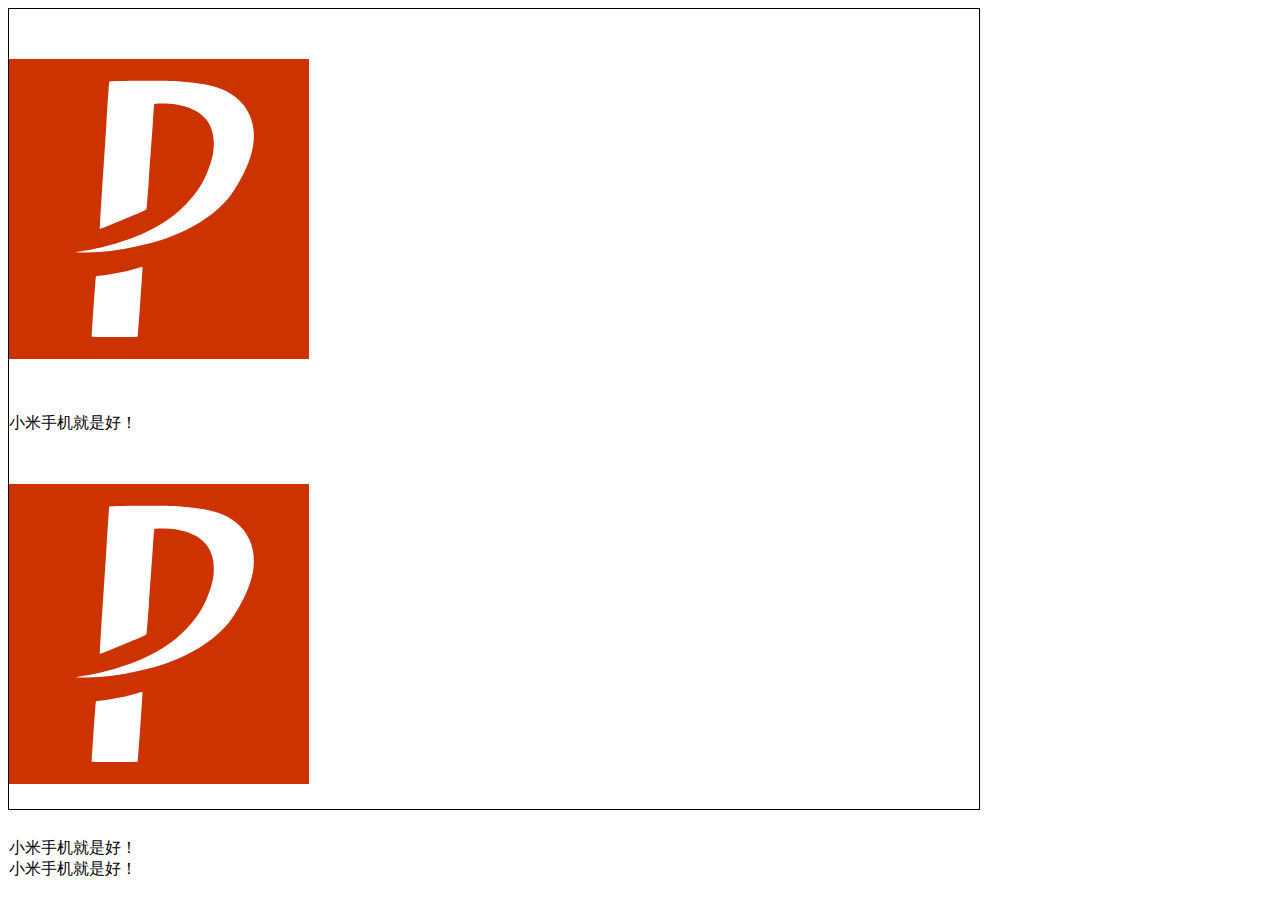
<file: YouA/alt.html>
<!DOCTYPE html>
<html>
	<head>
		<meta charset="utf-8">
		<title></title>
		<style type="text/css">
			.box{width: 970px;height: 800px;border: 1px solid; }
		</style>
		
	</head>
	<body>
		<div class="box">
			<div class="container">
				<div class="face">
					<img src="img/logo/logo3.svg" alt="小米" width="300px" height="400px">
				</div>
				<div class="face back">
					小米手机就是好！
				</div>
			</div>
			<div class="container">
				<div class="face">
					<img src="img/logo/logo3.svg" alt="小米" width="300px" height="400px">
				</div>
				<div class="face back">
					小米手机就是好！
				</div>
			</div>
			<div class="container">
				<div class="face back">
					小米手机就是好！
				</div>
			</div>
			
	    </div>
	</body>
</html>
</file>
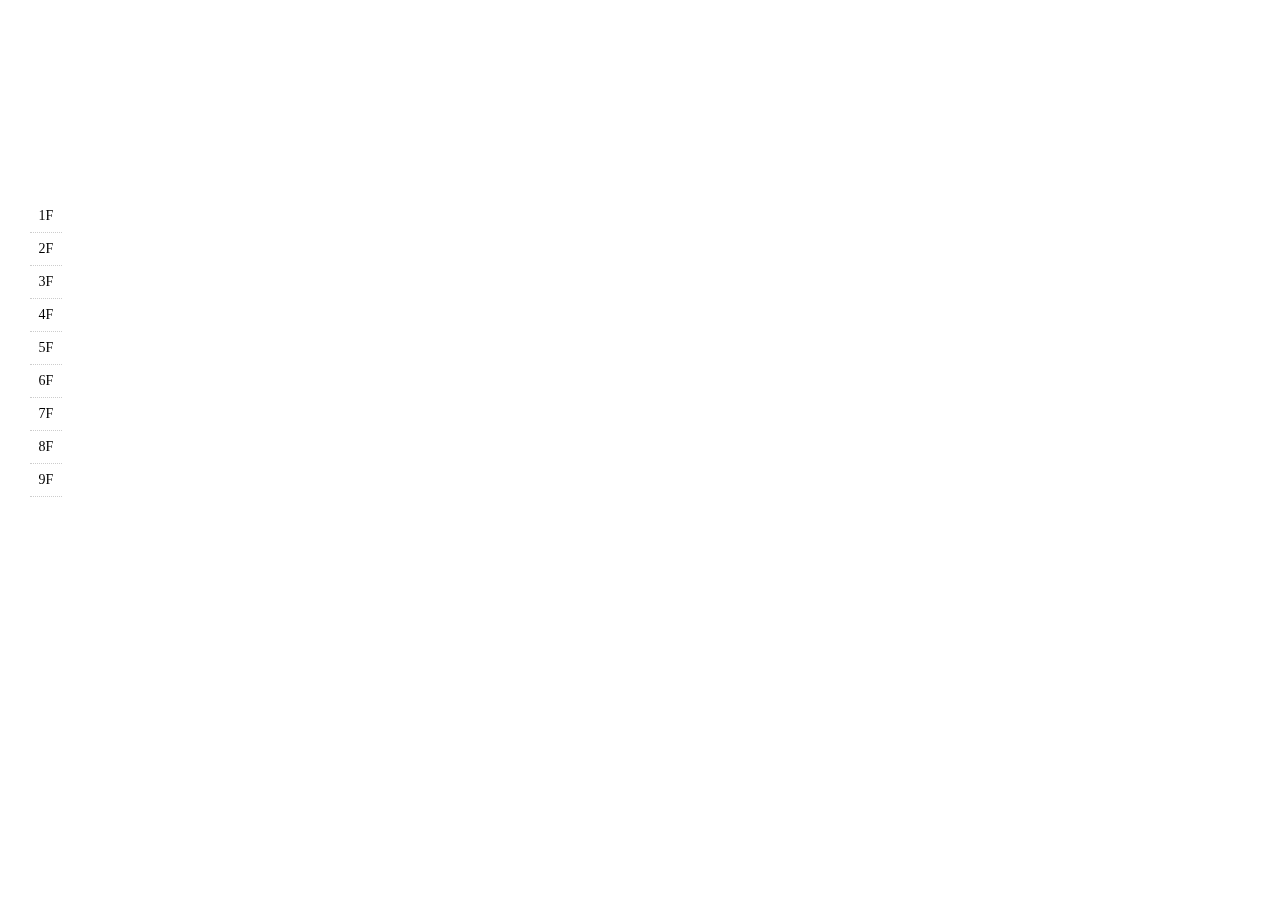
<file: YouA/java.html>
<!DOCTYPE html>
<html>
	<head>
		<meta charset="utf-8">
		<title>1111</title>
		<style type="text/css">
		*{margin: 0px;padding: 0px;}
		#box{width: 32px;height: 360px;position: fixed;top: 200px;left: 30px;}
		#box li{list-style: none;width: 32px;height: 32px;border-bottom: 1px dotted #CCC; font-size: 14px;line-height: 32px;
		       text-align: center;position: relative;cursor: pointer;}
		#box li:hover{background: #c00;color: #fff;}
		#box li span{width: 32px;height: 32px;background: #c00;color: #fff;display: block;position: absolute;/*结对定位*/
		             top: 0px;left: 0px;}
		#box li span{display: none;}
		#box li.hover span{display: block;}
		#box li  span.active{background:#fff;color: #c00; display: block;}
		#con {width: 1210px;margin: 0 auto;background: #FFFF00;}
	</style>
	</head>
	<body>
		<div id="box">
	<ul>
		<li>1F<span>服装</span></li>
		<li>2F<span>坦克</span></li>
		<li>3F<span>手机</span></li>
		<li>4F<span>汽车</span></li>
		<li>5F<span>飞机</span></li>
		<li>6F<span>会见</span></li>
		<li>7F<span>龙春</span></li>
		<li>8F<span>小米</span></li>
		<li>9F<span>Apple</span></li>
	</ul>
</div>
<div id="con">
	
</div>
<script src="js/jquery-1.10.2.min.js"></script>

<script type="text/javascript">
//楼层梯形代码！－－－－－－－－－－－－－－－－－－－－－－－－－－－－－－js
    $("#box li").hover(function(){
    	//鼠标选中事件
    		$(this).addClass("hover");
    },function(){
    	//鼠标离开事件
    		$(this).removeClass("hover");
    });
    var _index = 0;
    $("#box li").click(function(){
    			$(this).find("span").addClass("active").parent().siblings("li").find("span").removeClass("active");
    });
    var _top = $("#lt"+_index).offset().top//
    //alert(_top);
    $("body,html").animate({scrollTop:_top},500);
    </script>
	</body>
</html>
</file>
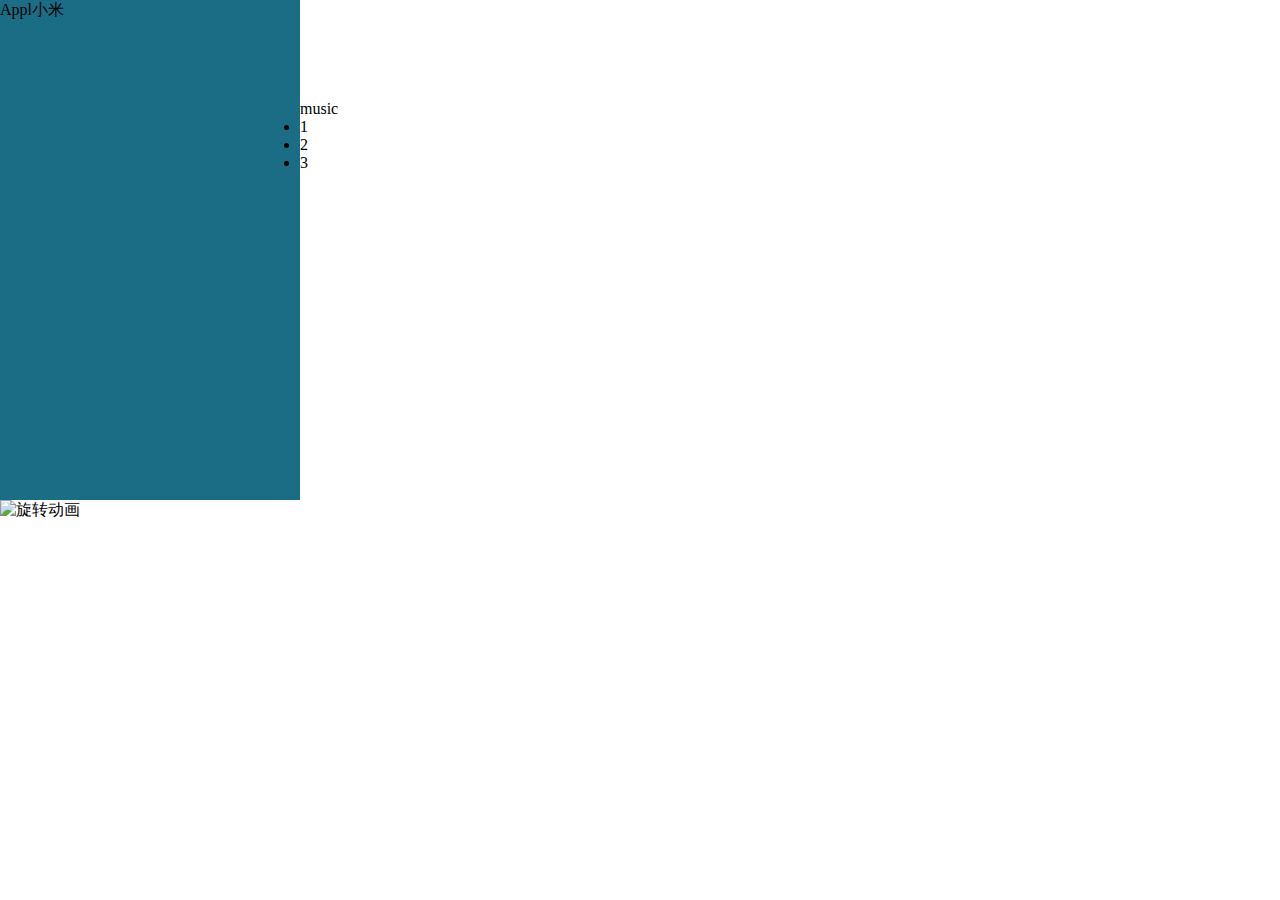
<file: YouA/music.html>
<!DOCTYPE html>
<html>
	<head>
		<meta http-equiv="content-type" charset="utf-8">
		<title>java -Music</title>
		<meta name="keywords" content="关键字" />
		<meta name="description"  content="#1B6D85"/>
	</head>
	<style type="text/css">
		* {margin: 0;padding: 0;}
		body {background: ;background-size: cover;margin: auto;}
		.music{width:300px;height: 100px;background: #6699ff;}
		.music  .m_lrc{width: 300px;height: 500px; background: #1B6D85; float: left;}
		.music .m_lrc .m_title{width: 100%;height: 65px; background-image: -webkit-gradient(linear,
		left top,left bottom,color-stop(0,#f2f3f3),color-stop(1,#dddfel)) ;border-bottom: 1px solid#cedld3;
		border-radius: 5px 5px 0px0px;}
		h2{font-size: 18px;font-weight: 500;text-align: center;line-height: 65px;}
		.music .m_lrc .m_con{width: 100%; height: 434px; background: url("img/banner1.jpg");background-size: cover;}
		.music .m_list{width: 300px;height: 500px;float: right;}
		.music .mist .m_name{width: 100%;height: 48px;background-image: -webkit-gradient(linear,
		left top ,left bottom,color-stop(0,#f87d7a),color-stop(1,#ef6a6c));background-repeat: 5px 5px 0px 0px;
		text-align: center;line-height: 48px;font-size: 16px;color: #fff;}
		.music .m_list .m_con ul li{list-style: none;height: 40px;line-height: 40px;padding-left: 15px;
		background-image: -webkit-gradient(linear,left top ,left bottom,coloe-stop(0,#262c35),color-stop(1,#212732));border-bottom: 1px solid #1b1f25;}
		.music .m_list .m_list_con ul li a{text-decoration: none;font-size: 14px;color: #67B168;}
		#img{}
	</style>
	
	<body>
		<div class="music"> 
				<div class="m_lrc">Appl小米</div>
				<div class="m_con">
					<div id ="img" class="img">
						<img alt="旋转动画" width="300" height="300"  />
					</div>
				</div>
		</div>
		
		<div class="m_list"> 
				<div class="m_name">music</div>
				<div class="m_list_con">
					<ul>
						<li>1</li>
						<li>2</li>
						<li>3</li>
					</ul>
					
				</div>
		</div>
	</body>
</html>
</file>
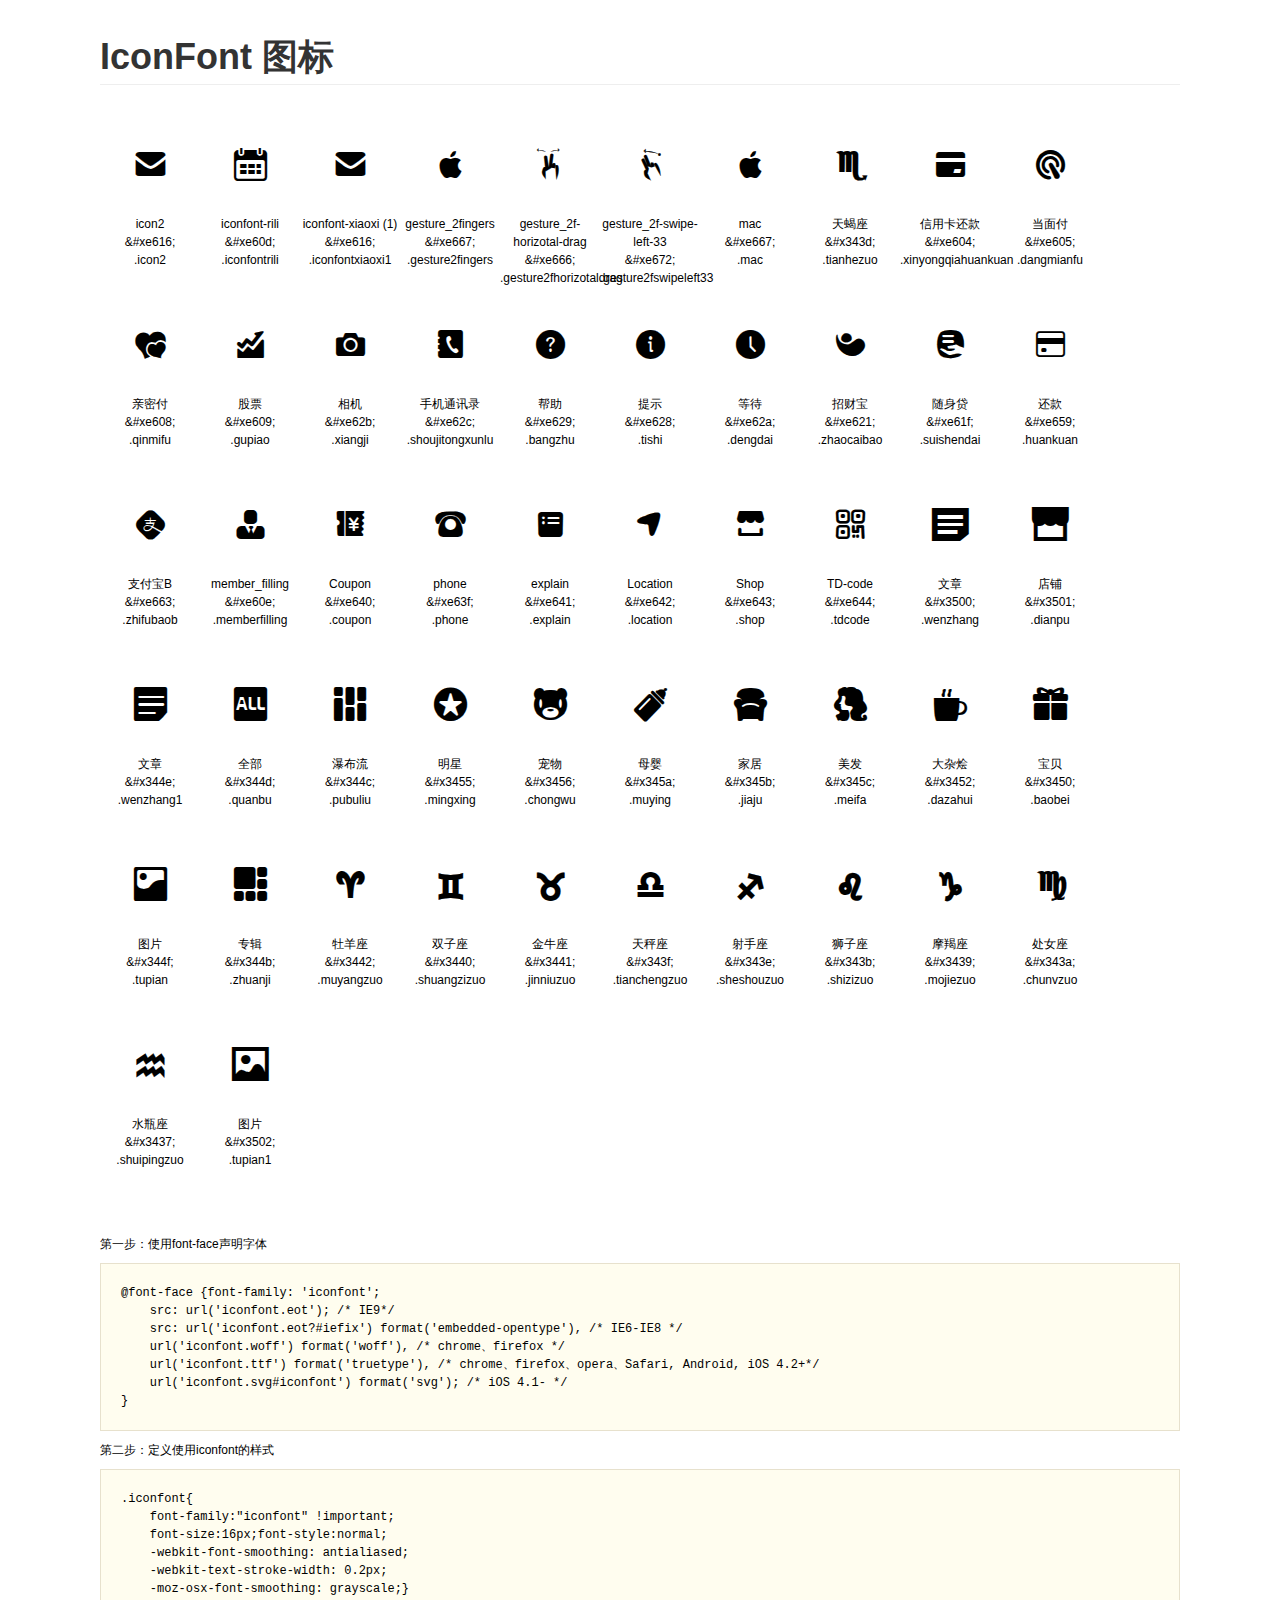
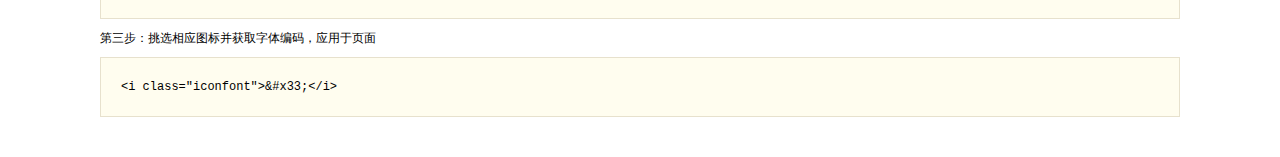
<file: YouA/app_wft/demo.html>
<!DOCTYPE html>
<html>
<head>
    <meta charset="utf-8"/>
    <title>IconFont</title>
    <link rel="stylesheet" href="demo.css">
    <link rel="stylesheet" href="iconfont.css">
</head>
<body>
    <div class="main">
        <h1>IconFont 图标</h1>
        <ul class="icon_lists clear">
            
                <li>
                <i class="icon iconfont">&#xe616;</i>
                    <div class="name">icon2</div>
                    <div class="code">&amp;#xe616;</div>
                    <div class="fontclass">.icon2</div>
                </li>
            
                <li>
                <i class="icon iconfont">&#xe60d;</i>
                    <div class="name">iconfont-rili</div>
                    <div class="code">&amp;#xe60d;</div>
                    <div class="fontclass">.iconfontrili</div>
                </li>
            
                <li>
                <i class="icon iconfont">&#xe616;</i>
                    <div class="name">iconfont-xiaoxi (1)</div>
                    <div class="code">&amp;#xe616;</div>
                    <div class="fontclass">.iconfontxiaoxi1</div>
                </li>
            
                <li>
                <i class="icon iconfont">&#xe667;</i>
                    <div class="name">gesture_2fingers</div>
                    <div class="code">&amp;#xe667;</div>
                    <div class="fontclass">.gesture2fingers</div>
                </li>
            
                <li>
                <i class="icon iconfont">&#xe666;</i>
                    <div class="name">gesture_2f-horizotal-drag</div>
                    <div class="code">&amp;#xe666;</div>
                    <div class="fontclass">.gesture2fhorizotaldrag</div>
                </li>
            
                <li>
                <i class="icon iconfont">&#xe672;</i>
                    <div class="name">gesture_2f-swipe-left-33</div>
                    <div class="code">&amp;#xe672;</div>
                    <div class="fontclass">.gesture2fswipeleft33</div>
                </li>
            
                <li>
                <i class="icon iconfont">&#xe667;</i>
                    <div class="name">mac</div>
                    <div class="code">&amp;#xe667;</div>
                    <div class="fontclass">.mac</div>
                </li>
            
                <li>
                <i class="icon iconfont">&#x343d;</i>
                    <div class="name">天蝎座</div>
                    <div class="code">&amp;#x343d;</div>
                    <div class="fontclass">.tianhezuo</div>
                </li>
            
                <li>
                <i class="icon iconfont">&#xe604;</i>
                    <div class="name">信用卡还款</div>
                    <div class="code">&amp;#xe604;</div>
                    <div class="fontclass">.xinyongqiahuankuan</div>
                </li>
            
                <li>
                <i class="icon iconfont">&#xe605;</i>
                    <div class="name">当面付</div>
                    <div class="code">&amp;#xe605;</div>
                    <div class="fontclass">.dangmianfu</div>
                </li>
            
                <li>
                <i class="icon iconfont">&#xe608;</i>
                    <div class="name">亲密付</div>
                    <div class="code">&amp;#xe608;</div>
                    <div class="fontclass">.qinmifu</div>
                </li>
            
                <li>
                <i class="icon iconfont">&#xe609;</i>
                    <div class="name">股票</div>
                    <div class="code">&amp;#xe609;</div>
                    <div class="fontclass">.gupiao</div>
                </li>
            
                <li>
                <i class="icon iconfont">&#xe62b;</i>
                    <div class="name">相机</div>
                    <div class="code">&amp;#xe62b;</div>
                    <div class="fontclass">.xiangji</div>
                </li>
            
                <li>
                <i class="icon iconfont">&#xe62c;</i>
                    <div class="name">手机通讯录</div>
                    <div class="code">&amp;#xe62c;</div>
                    <div class="fontclass">.shoujitongxunlu</div>
                </li>
            
                <li>
                <i class="icon iconfont">&#xe629;</i>
                    <div class="name">帮助</div>
                    <div class="code">&amp;#xe629;</div>
                    <div class="fontclass">.bangzhu</div>
                </li>
            
                <li>
                <i class="icon iconfont">&#xe628;</i>
                    <div class="name">提示</div>
                    <div class="code">&amp;#xe628;</div>
                    <div class="fontclass">.tishi</div>
                </li>
            
                <li>
                <i class="icon iconfont">&#xe62a;</i>
                    <div class="name">等待</div>
                    <div class="code">&amp;#xe62a;</div>
                    <div class="fontclass">.dengdai</div>
                </li>
            
                <li>
                <i class="icon iconfont">&#xe621;</i>
                    <div class="name">招财宝</div>
                    <div class="code">&amp;#xe621;</div>
                    <div class="fontclass">.zhaocaibao</div>
                </li>
            
                <li>
                <i class="icon iconfont">&#xe61f;</i>
                    <div class="name">随身贷</div>
                    <div class="code">&amp;#xe61f;</div>
                    <div class="fontclass">.suishendai</div>
                </li>
            
                <li>
                <i class="icon iconfont">&#xe659;</i>
                    <div class="name">还款</div>
                    <div class="code">&amp;#xe659;</div>
                    <div class="fontclass">.huankuan</div>
                </li>
            
                <li>
                <i class="icon iconfont">&#xe663;</i>
                    <div class="name">支付宝B</div>
                    <div class="code">&amp;#xe663;</div>
                    <div class="fontclass">.zhifubaob</div>
                </li>
            
                <li>
                <i class="icon iconfont">&#xe60e;</i>
                    <div class="name">member_filling</div>
                    <div class="code">&amp;#xe60e;</div>
                    <div class="fontclass">.memberfilling</div>
                </li>
            
                <li>
                <i class="icon iconfont">&#xe640;</i>
                    <div class="name">Coupon</div>
                    <div class="code">&amp;#xe640;</div>
                    <div class="fontclass">.coupon</div>
                </li>
            
                <li>
                <i class="icon iconfont">&#xe63f;</i>
                    <div class="name">phone</div>
                    <div class="code">&amp;#xe63f;</div>
                    <div class="fontclass">.phone</div>
                </li>
            
                <li>
                <i class="icon iconfont">&#xe641;</i>
                    <div class="name">explain</div>
                    <div class="code">&amp;#xe641;</div>
                    <div class="fontclass">.explain</div>
                </li>
            
                <li>
                <i class="icon iconfont">&#xe642;</i>
                    <div class="name">Location</div>
                    <div class="code">&amp;#xe642;</div>
                    <div class="fontclass">.location</div>
                </li>
            
                <li>
                <i class="icon iconfont">&#xe643;</i>
                    <div class="name">Shop</div>
                    <div class="code">&amp;#xe643;</div>
                    <div class="fontclass">.shop</div>
                </li>
            
                <li>
                <i class="icon iconfont">&#xe644;</i>
                    <div class="name">TD-code</div>
                    <div class="code">&amp;#xe644;</div>
                    <div class="fontclass">.tdcode</div>
                </li>
            
                <li>
                <i class="icon iconfont">&#x3500;</i>
                    <div class="name">文章</div>
                    <div class="code">&amp;#x3500;</div>
                    <div class="fontclass">.wenzhang</div>
                </li>
            
                <li>
                <i class="icon iconfont">&#x3501;</i>
                    <div class="name">店铺</div>
                    <div class="code">&amp;#x3501;</div>
                    <div class="fontclass">.dianpu</div>
                </li>
            
                <li>
                <i class="icon iconfont">&#x344e;</i>
                    <div class="name">文章</div>
                    <div class="code">&amp;#x344e;</div>
                    <div class="fontclass">.wenzhang1</div>
                </li>
            
                <li>
                <i class="icon iconfont">&#x344d;</i>
                    <div class="name">全部</div>
                    <div class="code">&amp;#x344d;</div>
                    <div class="fontclass">.quanbu</div>
                </li>
            
                <li>
                <i class="icon iconfont">&#x344c;</i>
                    <div class="name">瀑布流</div>
                    <div class="code">&amp;#x344c;</div>
                    <div class="fontclass">.pubuliu</div>
                </li>
            
                <li>
                <i class="icon iconfont">&#x3455;</i>
                    <div class="name">明星</div>
                    <div class="code">&amp;#x3455;</div>
                    <div class="fontclass">.mingxing</div>
                </li>
            
                <li>
                <i class="icon iconfont">&#x3456;</i>
                    <div class="name">宠物</div>
                    <div class="code">&amp;#x3456;</div>
                    <div class="fontclass">.chongwu</div>
                </li>
            
                <li>
                <i class="icon iconfont">&#x345a;</i>
                    <div class="name">母婴</div>
                    <div class="code">&amp;#x345a;</div>
                    <div class="fontclass">.muying</div>
                </li>
            
                <li>
                <i class="icon iconfont">&#x345b;</i>
                    <div class="name">家居</div>
                    <div class="code">&amp;#x345b;</div>
                    <div class="fontclass">.jiaju</div>
                </li>
            
                <li>
                <i class="icon iconfont">&#x345c;</i>
                    <div class="name">美发</div>
                    <div class="code">&amp;#x345c;</div>
                    <div class="fontclass">.meifa</div>
                </li>
            
                <li>
                <i class="icon iconfont">&#x3452;</i>
                    <div class="name">大杂烩</div>
                    <div class="code">&amp;#x3452;</div>
                    <div class="fontclass">.dazahui</div>
                </li>
            
                <li>
                <i class="icon iconfont">&#x3450;</i>
                    <div class="name">宝贝</div>
                    <div class="code">&amp;#x3450;</div>
                    <div class="fontclass">.baobei</div>
                </li>
            
                <li>
                <i class="icon iconfont">&#x344f;</i>
                    <div class="name">图片</div>
                    <div class="code">&amp;#x344f;</div>
                    <div class="fontclass">.tupian</div>
                </li>
            
                <li>
                <i class="icon iconfont">&#x344b;</i>
                    <div class="name">专辑</div>
                    <div class="code">&amp;#x344b;</div>
                    <div class="fontclass">.zhuanji</div>
                </li>
            
                <li>
                <i class="icon iconfont">&#x3442;</i>
                    <div class="name">牡羊座</div>
                    <div class="code">&amp;#x3442;</div>
                    <div class="fontclass">.muyangzuo</div>
                </li>
            
                <li>
                <i class="icon iconfont">&#x3440;</i>
                    <div class="name">双子座</div>
                    <div class="code">&amp;#x3440;</div>
                    <div class="fontclass">.shuangzizuo</div>
                </li>
            
                <li>
                <i class="icon iconfont">&#x3441;</i>
                    <div class="name">金牛座</div>
                    <div class="code">&amp;#x3441;</div>
                    <div class="fontclass">.jinniuzuo</div>
                </li>
            
                <li>
                <i class="icon iconfont">&#x343f;</i>
                    <div class="name">天秤座</div>
                    <div class="code">&amp;#x343f;</div>
                    <div class="fontclass">.tianchengzuo</div>
                </li>
            
                <li>
                <i class="icon iconfont">&#x343e;</i>
                    <div class="name">射手座</div>
                    <div class="code">&amp;#x343e;</div>
                    <div class="fontclass">.sheshouzuo</div>
                </li>
            
                <li>
                <i class="icon iconfont">&#x343b;</i>
                    <div class="name">狮子座</div>
                    <div class="code">&amp;#x343b;</div>
                    <div class="fontclass">.shizizuo</div>
                </li>
            
                <li>
                <i class="icon iconfont">&#x3439;</i>
                    <div class="name">摩羯座</div>
                    <div class="code">&amp;#x3439;</div>
                    <div class="fontclass">.mojiezuo</div>
                </li>
            
                <li>
                <i class="icon iconfont">&#x343a;</i>
                    <div class="name">处女座</div>
                    <div class="code">&amp;#x343a;</div>
                    <div class="fontclass">.chunvzuo</div>
                </li>
            
                <li>
                <i class="icon iconfont">&#x3437;</i>
                    <div class="name">水瓶座</div>
                    <div class="code">&amp;#x3437;</div>
                    <div class="fontclass">.shuipingzuo</div>
                </li>
            
                <li>
                <i class="icon iconfont">&#x3502;</i>
                    <div class="name">图片</div>
                    <div class="code">&amp;#x3502;</div>
                    <div class="fontclass">.tupian1</div>
                </li>
            
        </ul>


        <div class="helps">
            第一步：使用font-face声明字体
            <pre>
@font-face {font-family: 'iconfont';
    src: url('iconfont.eot'); /* IE9*/
    src: url('iconfont.eot?#iefix') format('embedded-opentype'), /* IE6-IE8 */
    url('iconfont.woff') format('woff'), /* chrome、firefox */
    url('iconfont.ttf') format('truetype'), /* chrome、firefox、opera、Safari, Android, iOS 4.2+*/
    url('iconfont.svg#iconfont') format('svg'); /* iOS 4.1- */
}
</pre>
第二步：定义使用iconfont的样式
            <pre>
.iconfont{
    font-family:"iconfont" !important;
    font-size:16px;font-style:normal;
    -webkit-font-smoothing: antialiased;
    -webkit-text-stroke-width: 0.2px;
    -moz-osx-font-smoothing: grayscale;}
</pre>
第三步：挑选相应图标并获取字体编码，应用于页面
<pre>
&lt;i class="iconfont"&gt;&amp;#x33;&lt;/i&gt;
</pre>
        </div>

    </div>
</body>
</html>
</file>
<file: YouA/app_wft/iconfont.css>
@font-face {font-family: "iconfont";
  src: url('iconfont.eot'); /* IE9*/
  src: url('iconfont.eot?#iefix') format('embedded-opentype'), /* IE6-IE8 */
  url('iconfont.woff') format('woff'), /* chrome, firefox */
  url('iconfont.ttf') format('truetype'), /* chrome, firefox, opera, Safari, Android, iOS 4.2+*/
  url('iconfont.svg#iconfont') format('svg'); /* iOS 4.1- */
}

.iconfont {
  font-family:"iconfont" !important;
  font-size:16px;
  font-style:normal;
  -webkit-font-smoothing: antialiased;
  -webkit-text-stroke-width: 0.2px;
  -moz-osx-font-smoothing: grayscale;
}
.icon-icon2:before { content: "\e616"; }
.icon-iconfontrili:before { content: "\e60d"; }
.icon-iconfontxiaoxi1:before { content: "\e616"; }
.icon-gesture2fingers:before { content: "\e667"; }
.icon-gesture2fhorizotaldrag:before { content: "\e666"; }
.icon-gesture2fswipeleft33:before { content: "\e672"; }
.icon-mac:before { content: "\e667"; }
.icon-tianhezuo:before { content: "\343d"; }
.icon-xinyongqiahuankuan:before { content: "\e604"; }
.icon-dangmianfu:before { content: "\e605"; }
.icon-qinmifu:before { content: "\e608"; }
.icon-gupiao:before { content: "\e609"; }
.icon-xiangji:before { content: "\e62b"; }
.icon-shoujitongxunlu:before { content: "\e62c"; }
.icon-bangzhu:before { content: "\e629"; }
.icon-tishi:before { content: "\e628"; }
.icon-dengdai:before { content: "\e62a"; }
.icon-zhaocaibao:before { content: "\e621"; }
.icon-suishendai:before { content: "\e61f"; }
.icon-huankuan:before { content: "\e659"; }
.icon-zhifubaob:before { content: "\e663"; }
.icon-memberfilling:before { content: "\e60e"; }
.icon-coupon:before { content: "\e640"; }
.icon-phone:before { content: "\e63f"; }
.icon-explain:before { content: "\e641"; }
.icon-location:before { content: "\e642"; }
.icon-shop:before { content: "\e643"; }
.icon-tdcode:before { content: "\e644"; }
.icon-wenzhang:before { content: "\3500"; }
.icon-dianpu:before { content: "\3501"; }
.icon-wenzhang1:before { content: "\344e"; }
.icon-quanbu:before { content: "\344d"; }
.icon-pubuliu:before { content: "\344c"; }
.icon-mingxing:before { content: "\3455"; }
.icon-chongwu:before { content: "\3456"; }
.icon-muying:before { content: "\345a"; }
.icon-jiaju:before { content: "\345b"; }
.icon-meifa:before { content: "\345c"; }
.icon-dazahui:before { content: "\3452"; }
.icon-baobei:before { content: "\3450"; }
.icon-tupian:before { content: "\344f"; }
.icon-zhuanji:before { content: "\344b"; }
.icon-muyangzuo:before { content: "\3442"; }
.icon-shuangzizuo:before { content: "\3440"; }
.icon-jinniuzuo:before { content: "\3441"; }
.icon-tianchengzuo:before { content: "\343f"; }
.icon-sheshouzuo:before { content: "\343e"; }
.icon-shizizuo:before { content: "\343b"; }
.icon-mojiezuo:before { content: "\3439"; }
.icon-chunvzuo:before { content: "\343a"; }
.icon-shuipingzuo:before { content: "\3437"; }
.icon-tupian1:before { content: "\3502"; }
</file>
<file: YouA/app_wft/demo.css>
*{margin: 0;padding: 0;list-style: none;}
/*
KISSY CSS Reset
理念：1. reset 的目的不是清除浏览器的默认样式，这仅是部分工作。清除和重置是紧密不可分的。
2. reset 的目的不是让默认样式在所有浏览器下一致，而是减少默认样式有可能带来的问题。
3. reset 期望提供一套普适通用的基础样式。但没有银弹，推荐根据具体需求，裁剪和修改后再使用。
特色：1. 适应中文；2. 基于最新主流浏览器。
维护：玉伯<lifesinger@gmail.com>, 正淳<ragecarrier@gmail.com>
 */

/** 清除内外边距 **/
body, h1, h2, h3, h4, h5, h6, hr, p, blockquote, /* structural elements 结构元素 */
dl, dt, dd, ul, ol, li, /* list elements 列表元素 */
pre, /* text formatting elements 文本格式元素 */
form, fieldset, legend, button, input, textarea, /* form elements 表单元素 */
th, td /* table elements 表格元素 */ {
  margin: 0;
  padding: 0;
}

/** 设置默认字体 **/
body,
button, input, select, textarea /* for ie */ {
  font: 12px/1.5 tahoma, arial, \5b8b\4f53, sans-serif;
}
h1, h2, h3, h4, h5, h6 { font-size: 100%; }
address, cite, dfn, em, var { font-style: normal; } /* 将斜体扶正 */
code, kbd, pre, samp { font-family: courier new, courier, monospace; } /* 统一等宽字体 */
small { font-size: 12px; } /* 小于 12px 的中文很难阅读，让 small 正常化 */

/** 重置列表元素 **/
ul, ol { list-style: none; }

/** 重置文本格式元素 **/
a { text-decoration: none; }
a:hover { text-decoration: underline; }


/** 重置表单元素 **/
legend { color: #000; } /* for ie6 */
fieldset, img { border: 0; } /* img 搭车：让链接里的 img 无边框 */
button, input, select, textarea { font-size: 100%; } /* 使得表单元素在 ie 下能继承字体大小 */
/* 注：optgroup 无法扶正 */

/** 重置表格元素 **/
table { border-collapse: collapse; border-spacing: 0; }

/* 清除浮动 */
.ks-clear:after, .clear:after {
  content: '\20';
  display: block;
  height: 0;
  clear: both;
}
.ks-clear, .clear {
  *zoom: 1;
}

.main {padding: 30px 100px;}
.main h1{font-size:36px; color:#333; text-align:left;margin-bottom:30px; border-bottom: 1px solid #eee;}

.helps{margin-top:40px;}
.helps pre{
  padding:20px;
  margin:10px 0;
  border:solid 1px #e7e1cd;
  background-color: #fffdef;
  overflow: auto;
}

.icon_lists li{
  float:left;
  width: 100px;
  height:180px;
  text-align: center;
}
.icon_lists .icon{
  font-size: 33px;
  line-height: 100px;
  margin: 10px 0;
  color:#off;
  -webkit-transition: font-size 0.25s ease-out 0s;
  -moz-transition: font-size 0.25s ease-out 0s;
  transition: font-size 0.25s ease-out 0s;

}
.icon_lists .icon:hover{
  font-size: 50px;
  color:#637;
}
</file>
